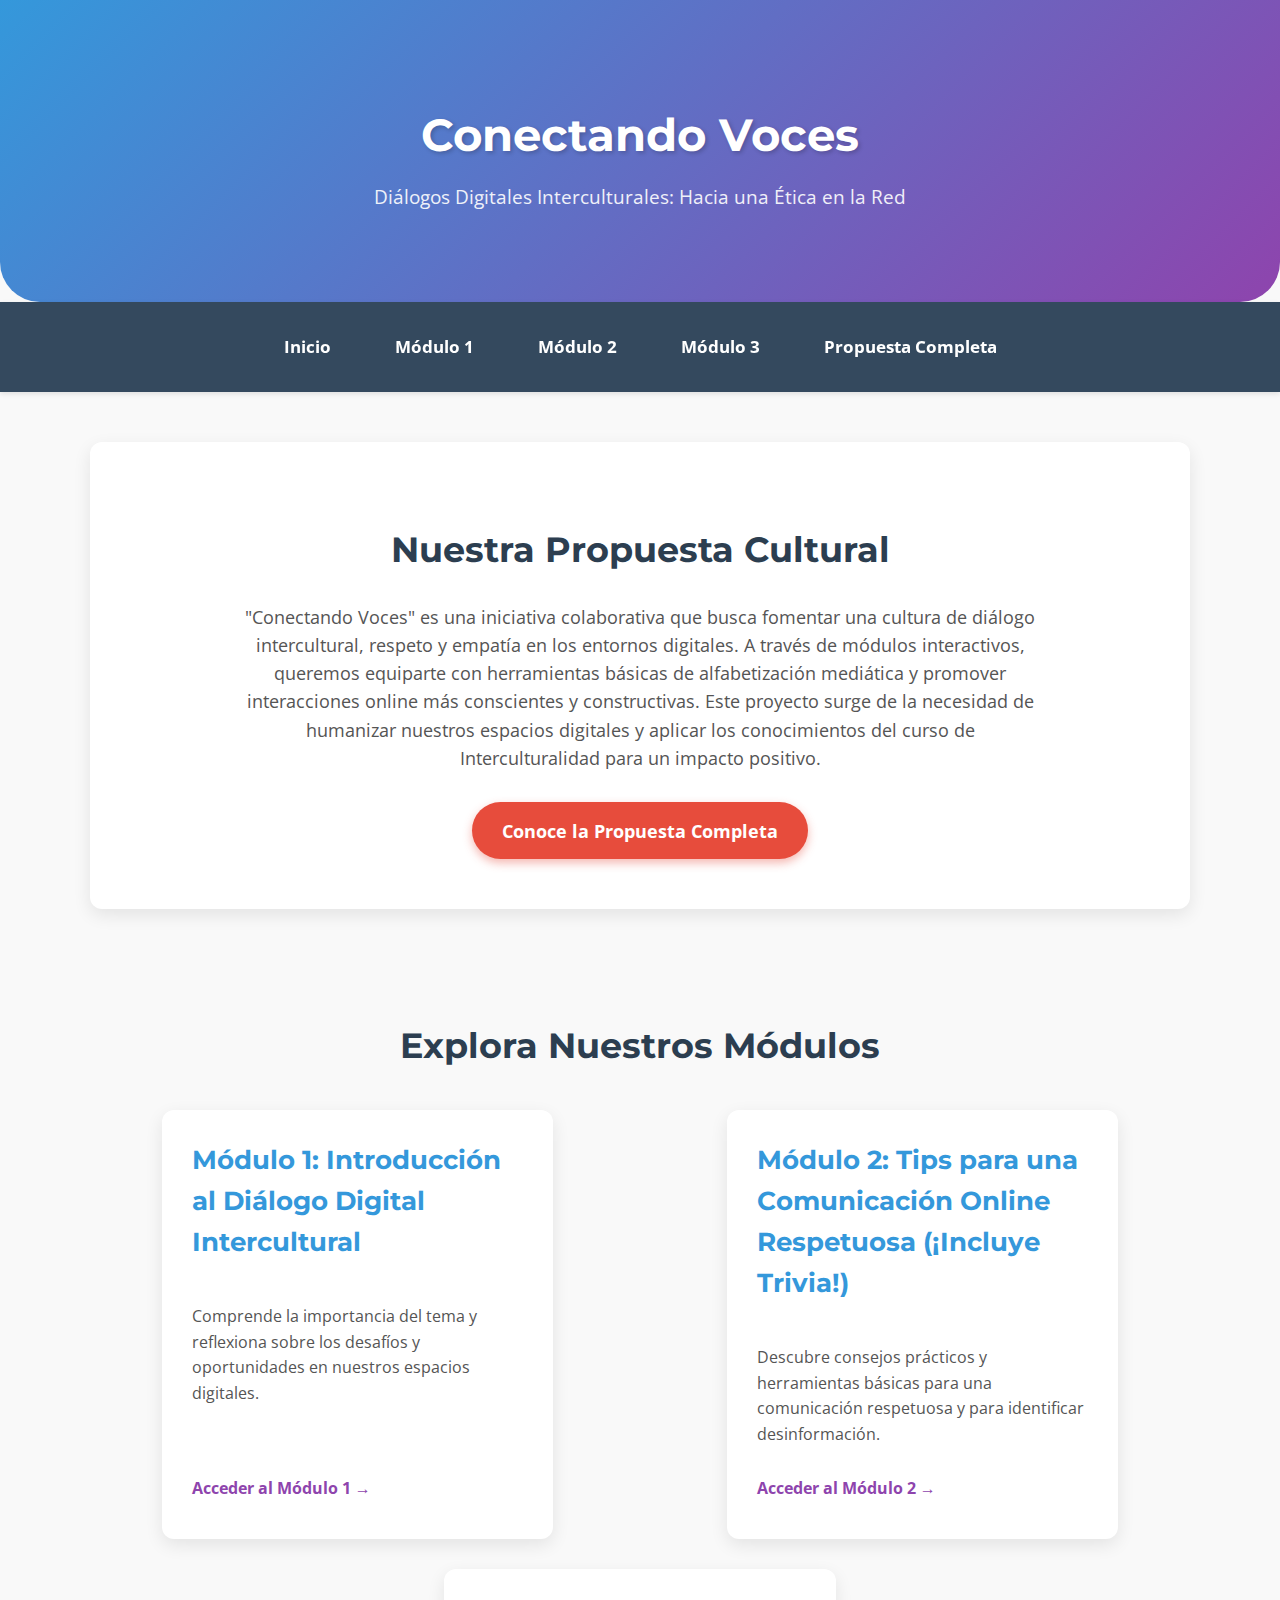
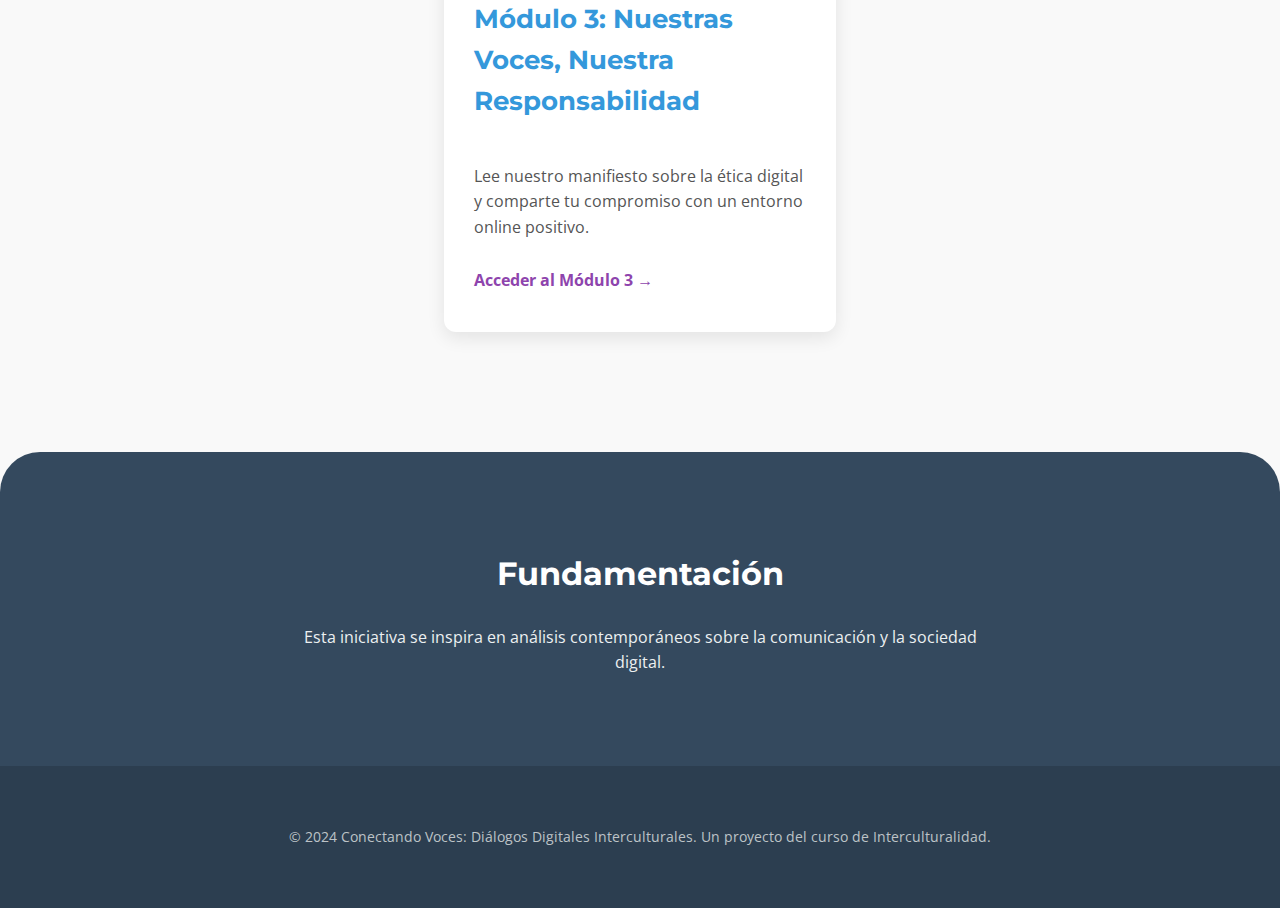
<file: Conectando Voces-web/index.html>
<!DOCTYPE html>
<html lang="es">
<head>
    <meta charset="UTF-8">
    <meta name="viewport" content="width=device-width, initial-scale=1.0">
    <title>Conectando Voces: Diálogos Digitales Interculturales</title>
    <link rel="stylesheet" href="style.css">
    <link href="https://fonts.googleapis.com/css2?family=Montserrat:wght@400;700&family=Open+Sans:wght@400;600&display=swap" rel="stylesheet">
</head>
<body>

    <header>
        <div class="container">
            <h1>Conectando Voces</h1>
            <p class="tagline">Diálogos Digitales Interculturales: Hacia una Ética en la Red</p>
        </div>
    </header>

    <nav class="main-nav">
        <div class="container">
            <a href="index.html">Inicio</a>
            <a href="modulo1.html">Módulo 1</a>
            <a href="modulo2.html">Módulo 2</a>
            <a href="modulo3.html">Módulo 3</a>
            <a href="propuesta-completa.html">Propuesta Completa</a>
        </div>
    </nav>

    <main>
        <div class="container">
            <section id="propuesta-resumen">
                <h2>Nuestra Propuesta Cultural</h2>
                <p>
                    "Conectando Voces" es una iniciativa colaborativa que busca fomentar una cultura de diálogo intercultural, respeto y empatía en los entornos digitales. A través de módulos interactivos, queremos equiparte con herramientas básicas de alfabetización mediática y promover interacciones online más conscientes y constructivas. Este proyecto surge de la necesidad de humanizar nuestros espacios digitales y aplicar los conocimientos del curso de Interculturalidad para un impacto positivo.
                </p>
                <a href="propuesta-completa.html" class="cta-button">Conoce la Propuesta Completa</a>
            </section>

            <section id="modulos-preview">
                <h2>Explora Nuestros Módulos</h2>
                <div class="module-grid">
                    <div class="module-card">
                        <h3>Módulo 1: Introducción al Diálogo Digital Intercultural</h3>
                        <p>Comprende la importancia del tema y reflexiona sobre los desafíos y oportunidades en nuestros espacios digitales.</p>
                        <a href="modulo1.html" class="module-link">Acceder al Módulo 1 &rarr;</a>
                    </div>
                    <div class="module-card">
                        <h3>Módulo 2: Tips para una Comunicación Online Respetuosa (¡Incluye Trivia!)</h3>
                        <p>Descubre consejos prácticos y herramientas básicas para una comunicación respetuosa y para identificar desinformación.</p>
                        <a href="modulo2.html" class="module-link">Acceder al Módulo 2 &rarr;</a>
                    </div>
                    <div class="module-card">
                        <h3>Módulo 3: Nuestras Voces, Nuestra Responsabilidad</h3>
                        <p>Lee nuestro manifiesto sobre la ética digital y comparte tu compromiso con un entorno online positivo.</p>
                        <a href="modulo3.html" class="module-link">Acceder al Módulo 3 &rarr;</a>
                    </div>
                </div>
            </section>
        </div>
    </main>

    <section id="referencias-landing">
        <div class="container">
            <h2>Fundamentación</h2>
            <p style="text-align: center; color: #ecf0f1; max-width: 700px; margin: 0 auto 20px auto;">Esta iniciativa se inspira en análisis contemporáneos sobre la comunicación y la sociedad digital.</p>
            <!-- Si quieres referencias específicas solo para la landing, puedes ponerlas aquí -->
        </div>
    </section>

    <footer>
        <div class="container">
            <p>&copy; 2024 Conectando Voces: Diálogos Digitales Interculturales. Un proyecto del curso de Interculturalidad.</p>
        </div>
    </footer>

</body>
</html>
</file>
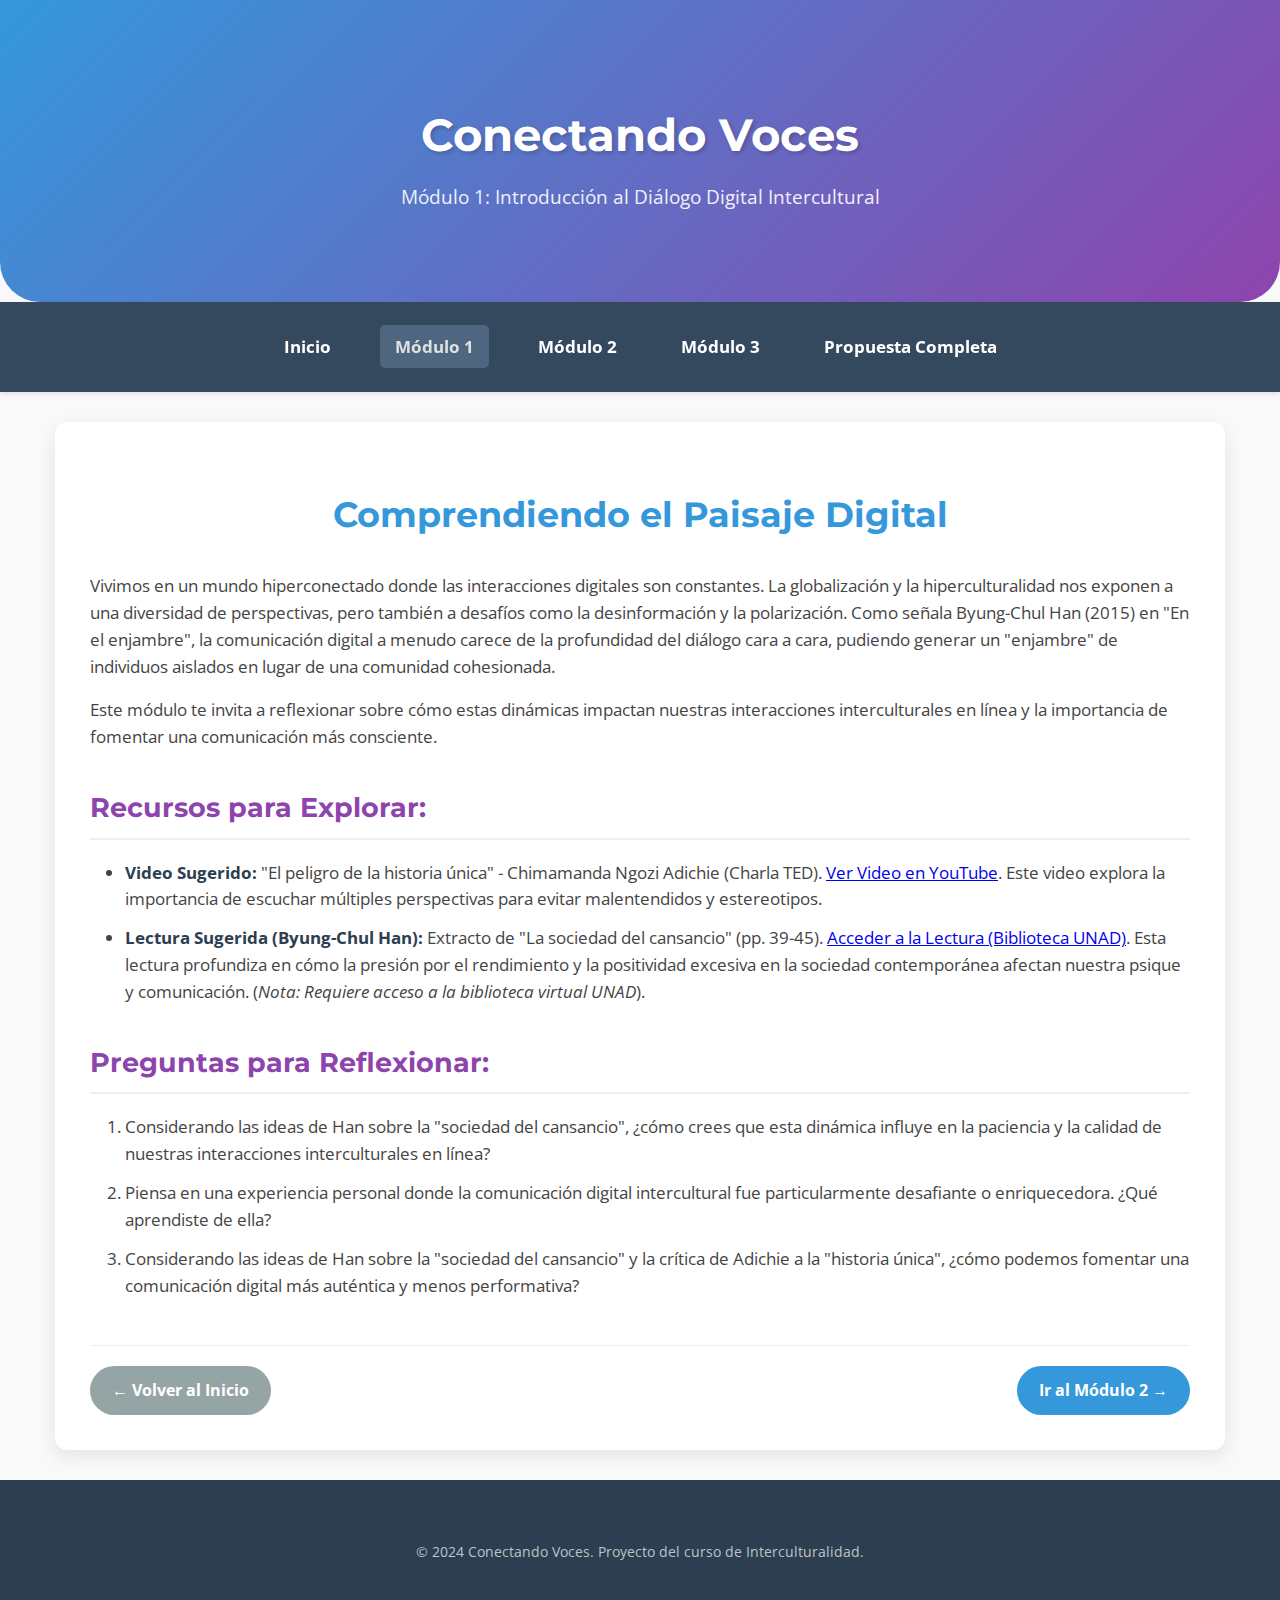
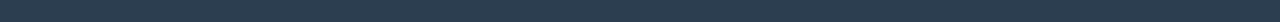
<file: Conectando Voces-web/modulo1.html>
<!DOCTYPE html>
<html lang="es">
<head>
    <meta charset="UTF-8">
    <meta name="viewport" content="width=device-width, initial-scale=1.0">
    <title>Módulo 1: Introducción - Conectando Voces</title>
    <link rel="stylesheet" href="style.css"> <!-- Asegúrate de que style.css esté en la misma carpeta -->
    <link href="https://fonts.googleapis.com/css2?family=Montserrat:wght@400;700&family=Open+Sans:wght@400;600&display=swap" rel="stylesheet">
</head>
<body>
    <header>
        <div class="container">
            <h1>Conectando Voces</h1>
            <p class="tagline">Módulo 1: Introducción al Diálogo Digital Intercultural</p>
        </div>
    </header>

    <nav class="main-nav">
        <div class="container">
            <a href="index.html">Inicio</a>
            <a href="modulo1.html" class="active">Módulo 1</a> <!-- Marcado como activo -->
            <a href="modulo2.html">Módulo 2</a>
            <a href="modulo3.html">Módulo 3</a>
            <a href="propuesta-completa.html">Propuesta Completa</a>
        </div>
    </nav>

    <main>
        <div class="container module-page-content">
            <h2>Comprendiendo el Paisaje Digital</h2>
            <p>Vivimos en un mundo hiperconectado donde las interacciones digitales son constantes. La globalización y la hiperculturalidad nos exponen a una diversidad de perspectivas, pero también a desafíos como la desinformación y la polarización. Como señala Byung-Chul Han (2015) en "En el enjambre", la comunicación digital a menudo carece de la profundidad del diálogo cara a cara, pudiendo generar un "enjambre" de individuos aislados en lugar de una comunidad cohesionada.</p>
            <p>Este módulo te invita a reflexionar sobre cómo estas dinámicas impactan nuestras interacciones interculturales en línea y la importancia de fomentar una comunicación más consciente.</p>

            <h3>Recursos para Explorar:</h3>
            <ul class="resource-list">
                <li>
                    <strong>Video Sugerido:</strong> "El peligro de la historia única" - Chimamanda Ngozi Adichie (Charla TED). 
                    <a href="https://www.youtube.com/watch?v=D9Ihs241zeg" target="_blank" rel="noopener noreferrer" title="Ver video 'El peligro de la historia única' en YouTube">Ver Video en YouTube</a>.
                    Este video explora la importancia de escuchar múltiples perspectivas para evitar malentendidos y estereotipos.
                </li>
                <li>
                    <strong>Lectura Sugerida (Byung-Chul Han):</strong> Extracto de "La sociedad del cansancio" (pp. 39-45). 
                    <a href="https://elibro-net.bibliotecavirtual.unad.edu.co/es/ereader/unad/254935?page=40" target="_blank" rel="noopener noreferrer" title="Acceder a 'La sociedad del cansancio' en la Biblioteca UNAD (páginas 39-45)">Acceder a la Lectura (Biblioteca UNAD)</a>.
                    Esta lectura profundiza en cómo la presión por el rendimiento y la positividad excesiva en la sociedad contemporánea afectan nuestra psique y comunicación. (<em>Nota: Requiere acceso a la biblioteca virtual UNAD</em>).
                </li>
            </ul>

            <h3>Preguntas para Reflexionar:</h3>
            <ol class="reflection-questions">
                <li>Considerando las ideas de Han sobre la "sociedad del cansancio", ¿cómo crees que esta dinámica influye en la paciencia y la calidad de nuestras interacciones interculturales en línea?</li>
                <li>Piensa en una experiencia personal donde la comunicación digital intercultural fue particularmente desafiante o enriquecedora. ¿Qué aprendiste de ella?</li>
                <li>Considerando las ideas de Han sobre la "sociedad del cansancio" y la crítica de Adichie a la "historia única", ¿cómo podemos fomentar una comunicación digital más auténtica y menos performativa?</li>
            </ol>
            
            <div class="module-navigation">
                <a href="index.html" class="nav-button prev">&larr; Volver al Inicio</a>
                <a href="modulo2.html" class="nav-button next">Ir al Módulo 2 &rarr;</a>
            </div>
        </div>
    </main>

    <footer>
        <div class="container">
            <p>&copy; 2024 Conectando Voces. Proyecto del curso de Interculturalidad.</p>
        </div>
    </footer>
</body>
</html>
</file>
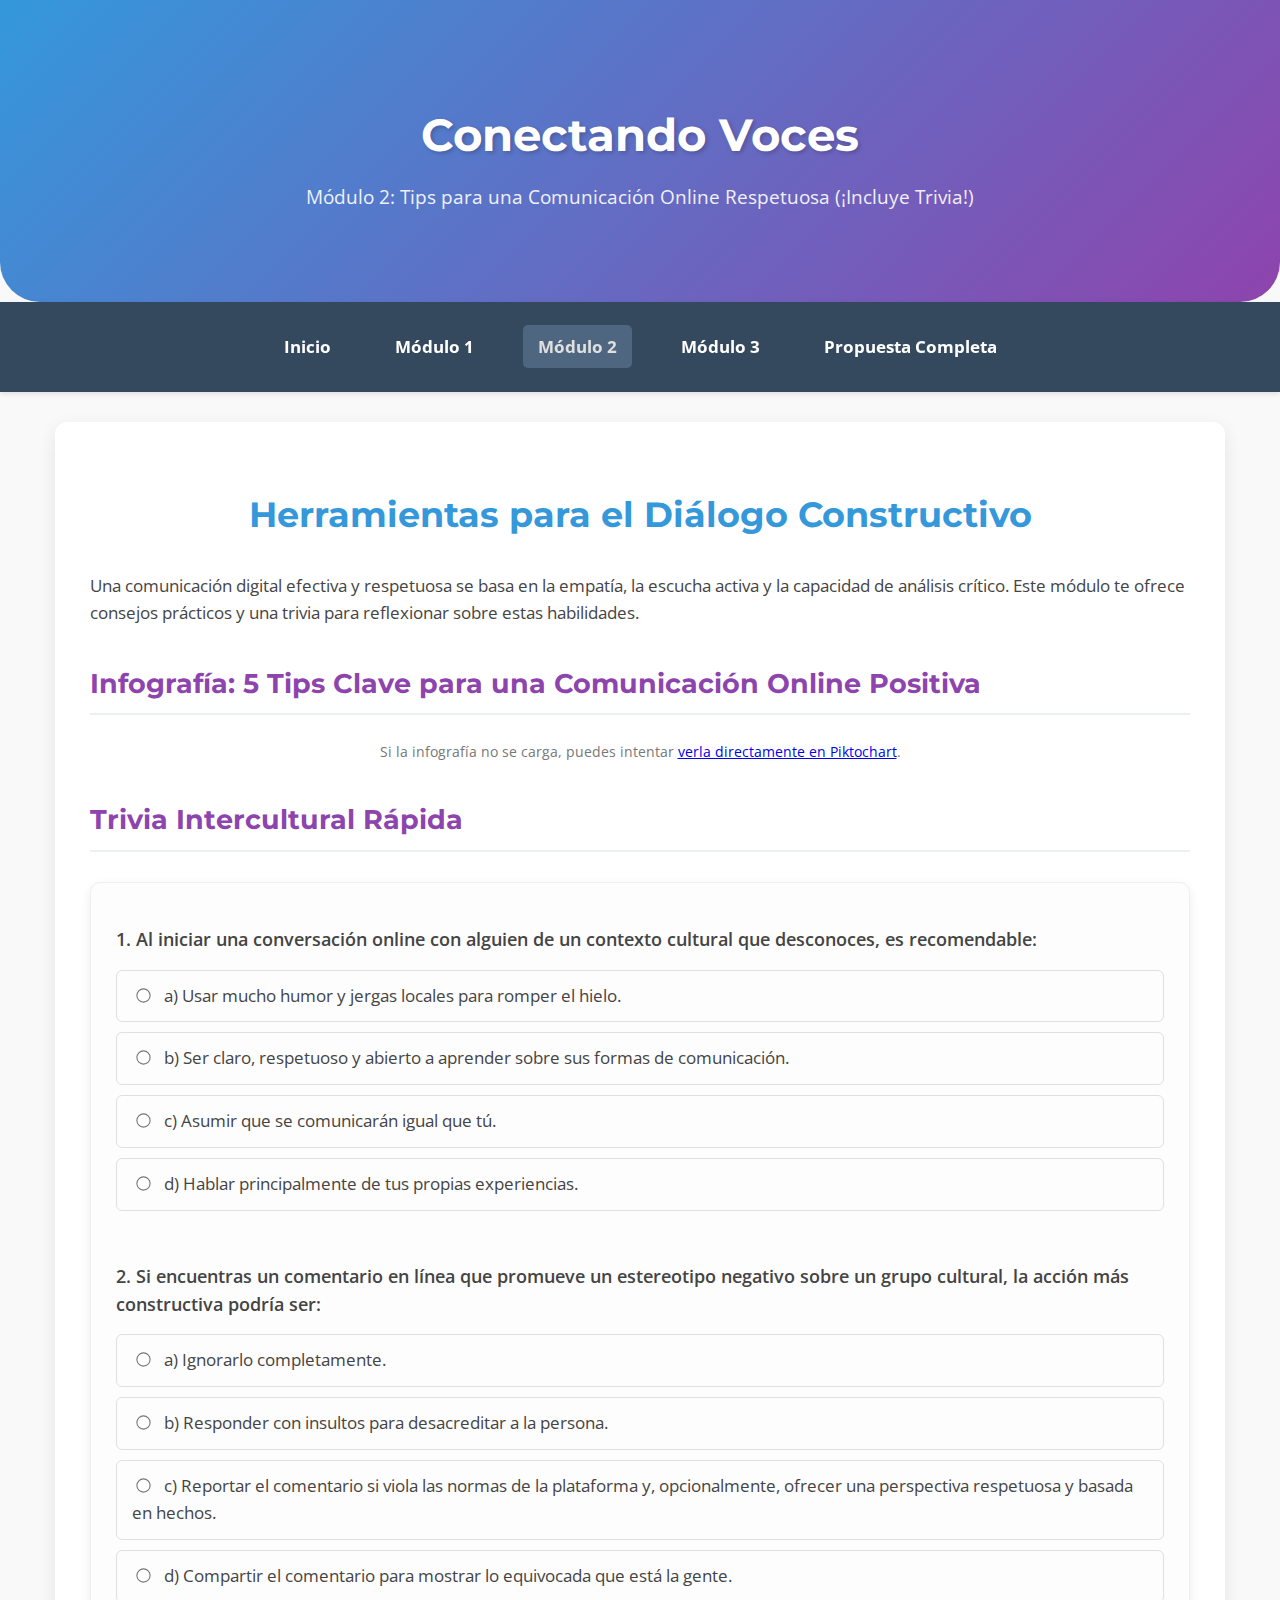
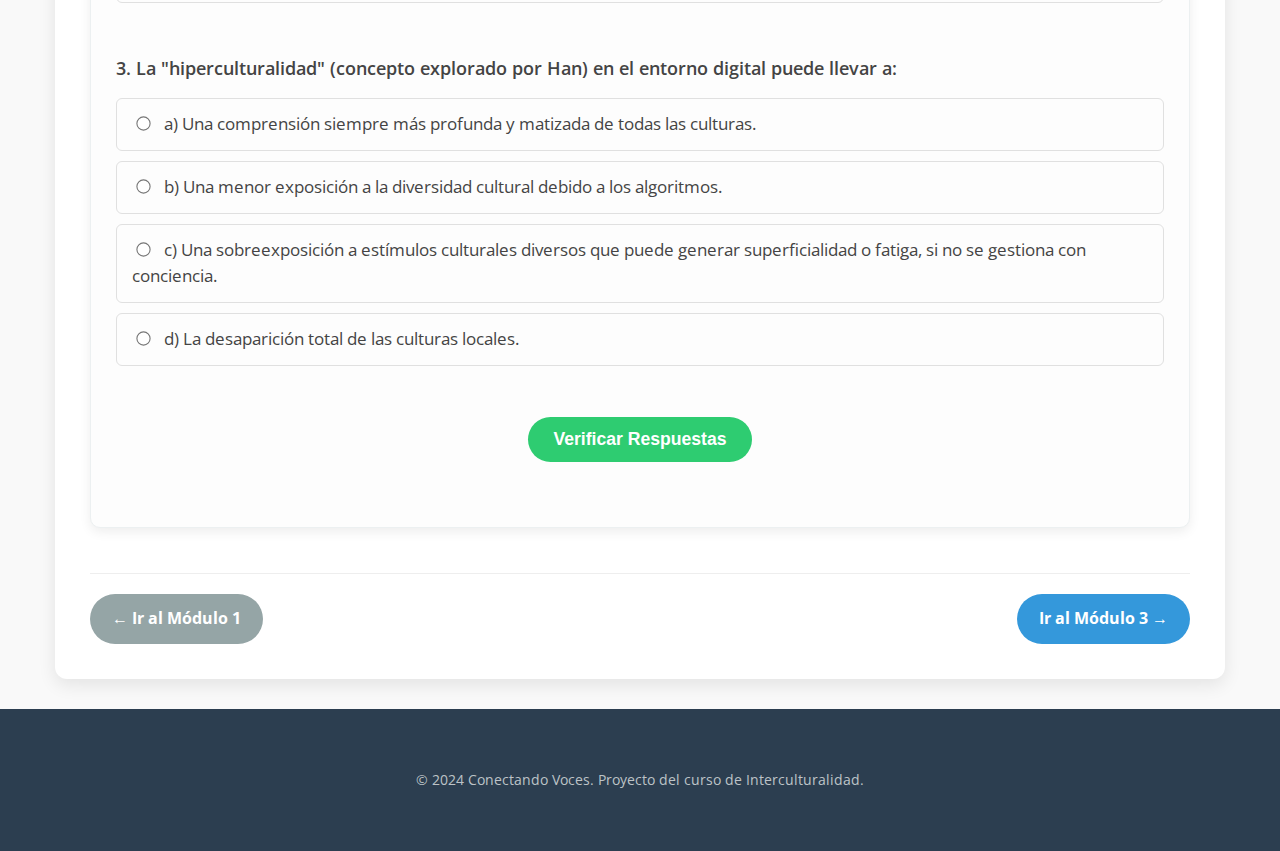
<file: Conectando Voces-web/modulo2.html>
<!DOCTYPE html>
<html lang="es">
<head>
    <meta charset="UTF-8">
    <meta name="viewport" content="width=device-width, initial-scale=1.0">
    <title>Módulo 2: Comunicación Respetuosa - Conectando Voces</title>
    <link rel="stylesheet" href="style.css"> <!-- Asegúrate de que style.css esté en la misma carpeta -->
    <link href="https://fonts.googleapis.com/css2?family=Montserrat:wght@400;700&family=Open+Sans:wght@400;600&display=swap" rel="stylesheet">
</head>
<body>
    <header>
        <div class="container">
            <h1>Conectando Voces</h1>
            <p class="tagline">Módulo 2: Tips para una Comunicación Online Respetuosa (¡Incluye Trivia!)</p>
        </div>
    </header>

     <nav class="main-nav">
        <div class="container">
            <a href="index.html">Inicio</a>
            <a href="modulo1.html">Módulo 1</a>
            <a href="modulo2.html" class="active">Módulo 2</a> <!-- Marcado como activo -->
            <a href="modulo3.html">Módulo 3</a>
            <a href="propuesta-completa.html">Propuesta Completa</a>
        </div>
    </nav>

    <main>
        <div class="container module-page-content">
            <h2>Herramientas para el Diálogo Constructivo</h2>
            <p>Una comunicación digital efectiva y respetuosa se basa en la empatía, la escucha activa y la capacidad de análisis crítico. Este módulo te ofrece consejos prácticos y una trivia para reflexionar sobre estas habilidades.</p>

            <h3>Infografía: 5 Tips Clave para una Comunicación Online Positiva</h3>
            
            <!-- INICIO DEL CÓDIGO DE INSERCIÓN DE PIKTOCHART -->
            <div class="infographic-container" style="margin: 25px auto; text-align: center;">
                <div class="piktowrapper-embed" data-uid="b73ce4ff90b1-consejos-online" style="width: 100%; max-width: 800px; margin: 0 auto;">
                    <!-- Piktochart se cargará aquí -->
                </div>
                <script>(function(d){var js, id="pikto-embed-js", ref=d.getElementsByTagName("script")[0];if (d.getElementById(id)) { return;}js=d.createElement("script"); js.id=id; js.async=true;js.src="https://create.piktochart.com/assets/embedding/embed.js";ref.parentNode.insertBefore(js, ref);}(document));</script>
            </div>
            <!-- FIN DEL CÓDIGO DE INSERCIÓN DE PIKTOCHART -->
            
            <p style="text-align: center; font-size: 0.9em; color: #777; margin-top: 5px;">
                Si la infografía no se carga, puedes intentar <a href="https://create.piktochart.com/output/b73ce4ff90b1-consejos-online" target="_blank" rel="noopener noreferrer">verla directamente en Piktochart</a>.
            </p>


            <h3>Trivia Intercultural Rápida</h3>
            <div class="quiz-container">
                <form id="interculturalQuiz">
                    <div class="quiz-question">
                        <p>1. Al iniciar una conversación online con alguien de un contexto cultural que desconoces, es recomendable:</p>
                        <ul class="quiz-options">
                            <li><label><input type="radio" name="q1" value="a"> a) Usar mucho humor y jergas locales para romper el hielo.</label></li>
                            <li><label><input type="radio" name="q1" value="b"> b) Ser claro, respetuoso y abierto a aprender sobre sus formas de comunicación.</label></li>
                            <li><label><input type="radio" name="q1" value="c"> c) Asumir que se comunicarán igual que tú.</label></li>
                            <li><label><input type="radio" name="q1" value="d"> d) Hablar principalmente de tus propias experiencias.</label></li>
                        </ul>
                        <p class="quiz-feedback" id="feedback-q1"></p>
                    </div>

                    <div class="quiz-question">
                        <p>2. Si encuentras un comentario en línea que promueve un estereotipo negativo sobre un grupo cultural, la acción más constructiva podría ser:</p>
                        <ul class="quiz-options">
                            <li><label><input type="radio" name="q2" value="a"> a) Ignorarlo completamente.</label></li>
                            <li><label><input type="radio" name="q2" value="b"> b) Responder con insultos para desacreditar a la persona.</label></li>
                            <li><label><input type="radio" name="q2" value="c"> c) Reportar el comentario si viola las normas de la plataforma y, opcionalmente, ofrecer una perspectiva respetuosa y basada en hechos.</label></li>
                            <li><label><input type="radio" name="q2" value="d"> d) Compartir el comentario para mostrar lo equivocada que está la gente.</label></li>
                        </ul>
                        <p class="quiz-feedback" id="feedback-q2"></p>
                    </div>
                     <div class="quiz-question">
                        <p>3. La "hiperculturalidad" (concepto explorado por Han) en el entorno digital puede llevar a:</p>
                        <ul class="quiz-options">
                            <li><label><input type="radio" name="q3" value="a"> a) Una comprensión siempre más profunda y matizada de todas las culturas.</label></li>
                            <li><label><input type="radio" name="q3" value="b"> b) Una menor exposición a la diversidad cultural debido a los algoritmos.</label></li>
                            <li><label><input type="radio" name="q3" value="c"> c) Una sobreexposición a estímulos culturales diversos que puede generar superficialidad o fatiga, si no se gestiona con conciencia.</label></li>
                            <li><label><input type="radio" name="q3" value="d"> d) La desaparición total de las culturas locales.</label></li>
                        </ul>
                        <p class="quiz-feedback" id="feedback-q3"></p>
                    </div>
                    <button type="button" class="submit-quiz-btn" onclick="checkQuiz()">Verificar Respuestas</button>
                </form>
                 <div id="quiz-results" style="margin-top:20px; font-weight:bold;"></div>
            </div>
             <div class="module-navigation">
                <a href="modulo1.html" class="nav-button prev">&larr; Ir al Módulo 1</a>
                <a href="modulo3.html" class="nav-button next">Ir al Módulo 3 &rarr;</a>
            </div>
        </div>
    </main>

    <footer>
        <div class="container">
            <p>&copy; 2024 Conectando Voces. Proyecto del curso de Interculturalidad.</p>
        </div>
    </footer>

    <script>
        function checkQuiz() {
            const answers = {
                q1: 'b',
                q2: 'c',
                q3: 'c'
            };
            let score = 0;
            const totalQuestions = Object.keys(answers).length;

            for (const question in answers) {
                const selectedOption = document.querySelector(`input[name="${question}"]:checked`);
                const feedbackEl = document.getElementById(`feedback-${question}`);
                
                if (selectedOption) {
                    if (selectedOption.value === answers[question]) {
                        feedbackEl.textContent = "¡Correcto!";
                        feedbackEl.style.color = "#27ae60"; // Verde
                        score++;
                    } else {
                        feedbackEl.textContent = `Incorrecto. La respuesta correcta era la opción ${answers[question].toUpperCase()}.`;
                        feedbackEl.style.color = "#e74c3c"; // Rojo
                    }
                } else {
                    feedbackEl.textContent = "Por favor, selecciona una opción.";
                    feedbackEl.style.color = "#f39c12"; // Naranja
                }
            }
            
            const resultsEl = document.getElementById('quiz-results');
            resultsEl.textContent = `Tu puntaje: ${score} de ${totalQuestions}.`;
            if (score === totalQuestions) {
                resultsEl.textContent += " ¡Excelente trabajo!";
                resultsEl.style.color = "#27ae60";
            } else if (score > 0) {
                 resultsEl.style.color = "#3498db";
            }
            else {
                resultsEl.style.color = "#e74c3c";
            }
        }
    </script>
</body>
</html>
</file>
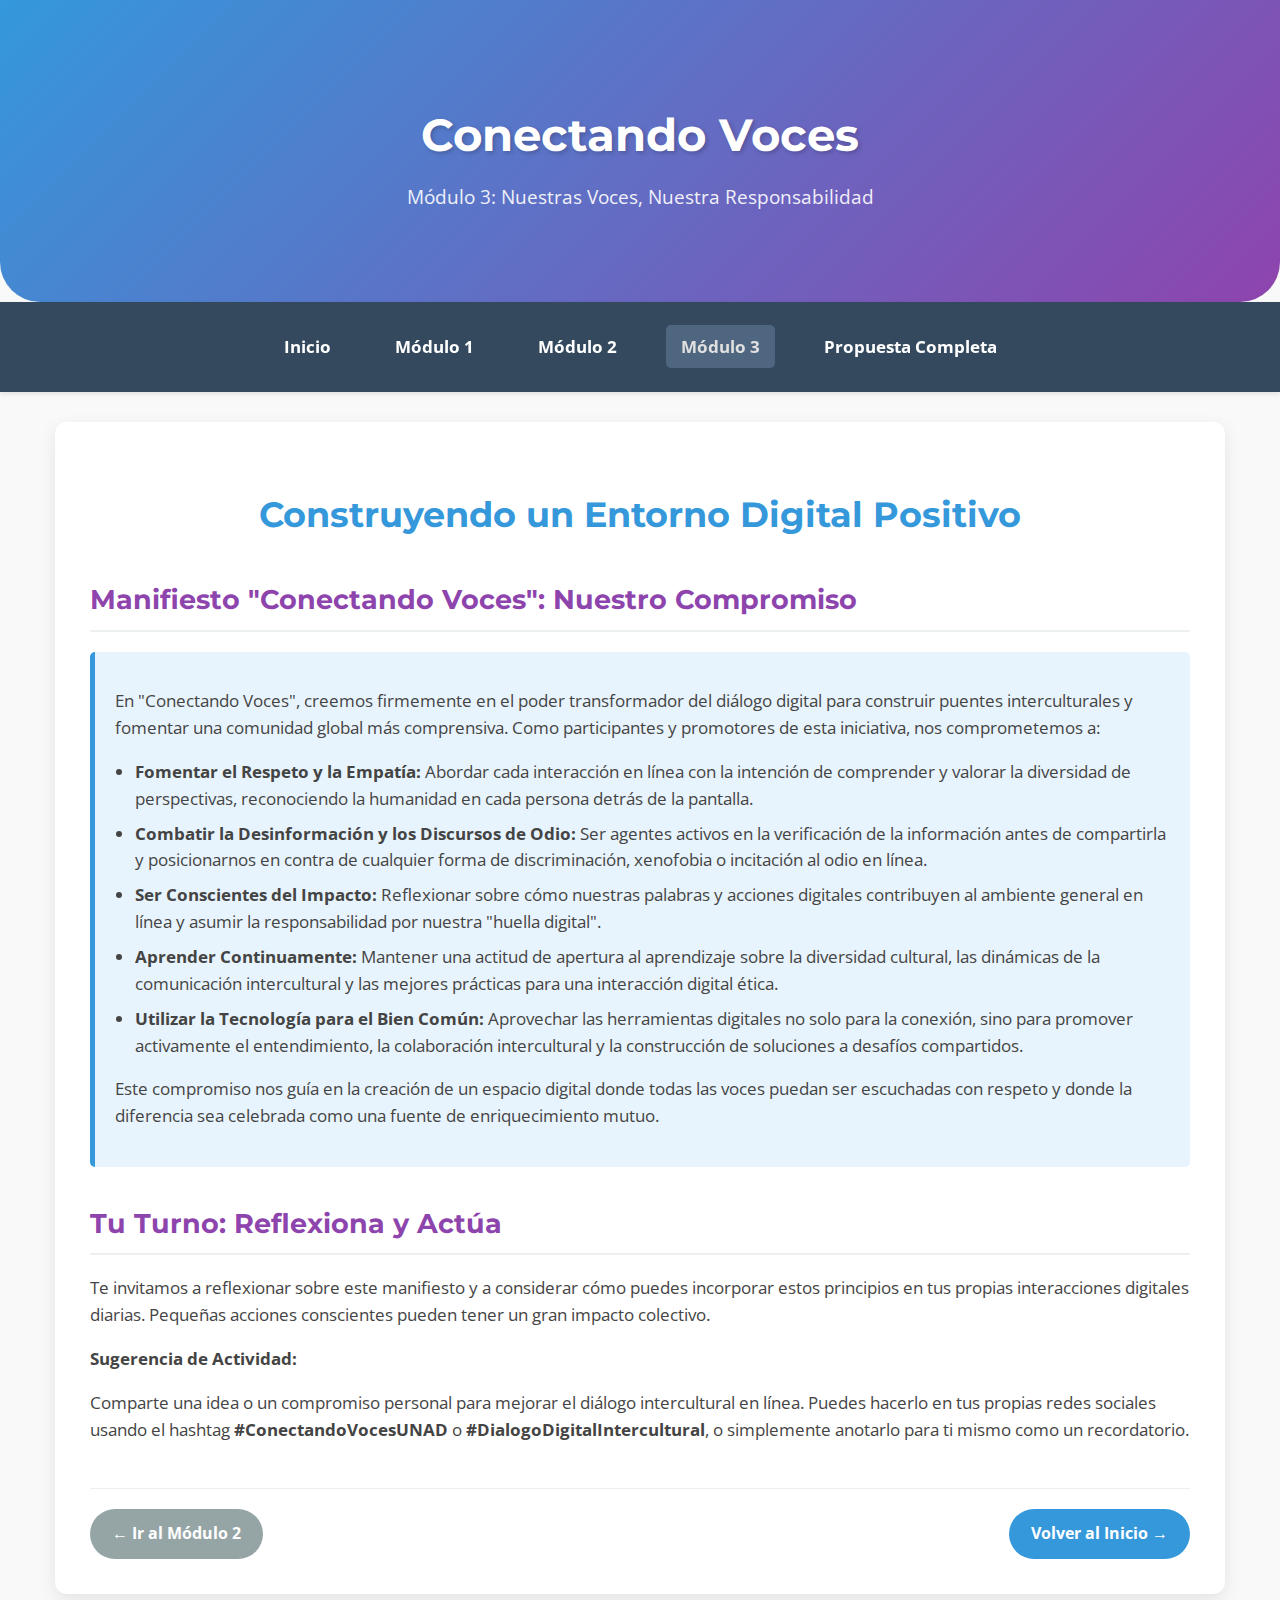
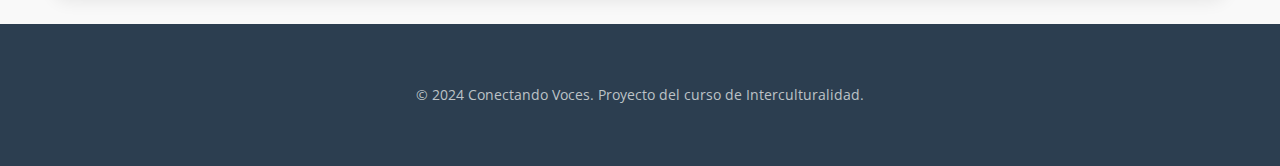
<file: Conectando Voces-web/modulo3.html>
<!DOCTYPE html>
<html lang="es">
<head>
    <meta charset="UTF-8">
    <meta name="viewport" content="width=device-width, initial-scale=1.0">
    <title>Módulo 3: Responsabilidad Digital - Conectando Voces</title>
    <link rel="stylesheet" href="style.css">
    <link href="https://fonts.googleapis.com/css2?family=Montserrat:wght@400;700&family=Open+Sans:wght@400;600&display=swap" rel="stylesheet">
</head>
<body>
    <header>
        <div class="container">
            <h1>Conectando Voces</h1>
            <p class="tagline">Módulo 3: Nuestras Voces, Nuestra Responsabilidad</p>
        </div>
    </header>

     <nav class="main-nav">
        <div class="container">
            <a href="index.html">Inicio</a>
            <a href="modulo1.html">Módulo 1</a>
            <a href="modulo2.html">Módulo 2</a>
            <a href="modulo3.html" class="active">Módulo 3</a>
            <a href="propuesta-completa.html">Propuesta Completa</a>
        </div>
    </nav>

    <main>
        <div class="container module-page-content">
            <h2>Construyendo un Entorno Digital Positivo</h2>
            
            <h3>Manifiesto "Conectando Voces": Nuestro Compromiso</h3>
            <div class="manifesto-box" style="background-color: #e8f4fd; border-left: 5px solid #3498db; padding: 20px; margin: 20px 0; border-radius: 5px;">
                <p>En "Conectando Voces", creemos firmemente en el poder transformador del diálogo digital para construir puentes interculturales y fomentar una comunidad global más comprensiva. Como participantes y promotores de esta iniciativa, nos comprometemos a:</p>
                <ul>
                    <li><strong>Fomentar el Respeto y la Empatía:</strong> Abordar cada interacción en línea con la intención de comprender y valorar la diversidad de perspectivas, reconociendo la humanidad en cada persona detrás de la pantalla.</li>
                    <li><strong>Combatir la Desinformación y los Discursos de Odio:</strong> Ser agentes activos en la verificación de la información antes de compartirla y posicionarnos en contra de cualquier forma de discriminación, xenofobia o incitación al odio en línea.</li>
                    <li><strong>Ser Conscientes del Impacto:</strong> Reflexionar sobre cómo nuestras palabras y acciones digitales contribuyen al ambiente general en línea y asumir la responsabilidad por nuestra "huella digital".</li>
                    <li><strong>Aprender Continuamente:</strong> Mantener una actitud de apertura al aprendizaje sobre la diversidad cultural, las dinámicas de la comunicación intercultural y las mejores prácticas para una interacción digital ética.</li>
                    <li><strong>Utilizar la Tecnología para el Bien Común:</strong> Aprovechar las herramientas digitales no solo para la conexión, sino para promover activamente el entendimiento, la colaboración intercultural y la construcción de soluciones a desafíos compartidos.</li>
                </ul>
                <p>Este compromiso nos guía en la creación de un espacio digital donde todas las voces puedan ser escuchadas con respeto y donde la diferencia sea celebrada como una fuente de enriquecimiento mutuo.</p>
            </div>

            <h3>Tu Turno: Reflexiona y Actúa</h3>
            <p>Te invitamos a reflexionar sobre este manifiesto y a considerar cómo puedes incorporar estos principios en tus propias interacciones digitales diarias. Pequeñas acciones conscientes pueden tener un gran impacto colectivo.</p>
            <p><strong>Sugerencia de Actividad:</strong></p>
            <p>Comparte una idea o un compromiso personal para mejorar el diálogo intercultural en línea. Puedes hacerlo en tus propias redes sociales usando el hashtag <strong>#ConectandoVocesUNAD</strong> o <strong>#DialogoDigitalIntercultural</strong>, o simplemente anotarlo para ti mismo como un recordatorio.</p>
            
            <!-- Si tuvieras un foro o sistema de comentarios:
            <div class="comments-section">
                <h4>¡Comparte tu compromiso aquí!</h4>
                <textarea placeholder="Escribe tu reflexión o compromiso..." rows="4"></textarea>
                <button class="submit-quiz-btn" style="background-color:#8e44ad;">Enviar Comentario</button>
            </div>
            -->
             <div class="module-navigation">
                <a href="modulo2.html" class="nav-button prev">&larr; Ir al Módulo 2</a>
                <a href="index.html" class="nav-button next">Volver al Inicio &rarr;</a>
            </div>
        </div>
    </main>

    <footer>
        <div class="container">
            <p>&copy; 2024 Conectando Voces. Proyecto del curso de Interculturalidad.</p>
        </div>
    </footer>
</body>
</html>
</file>
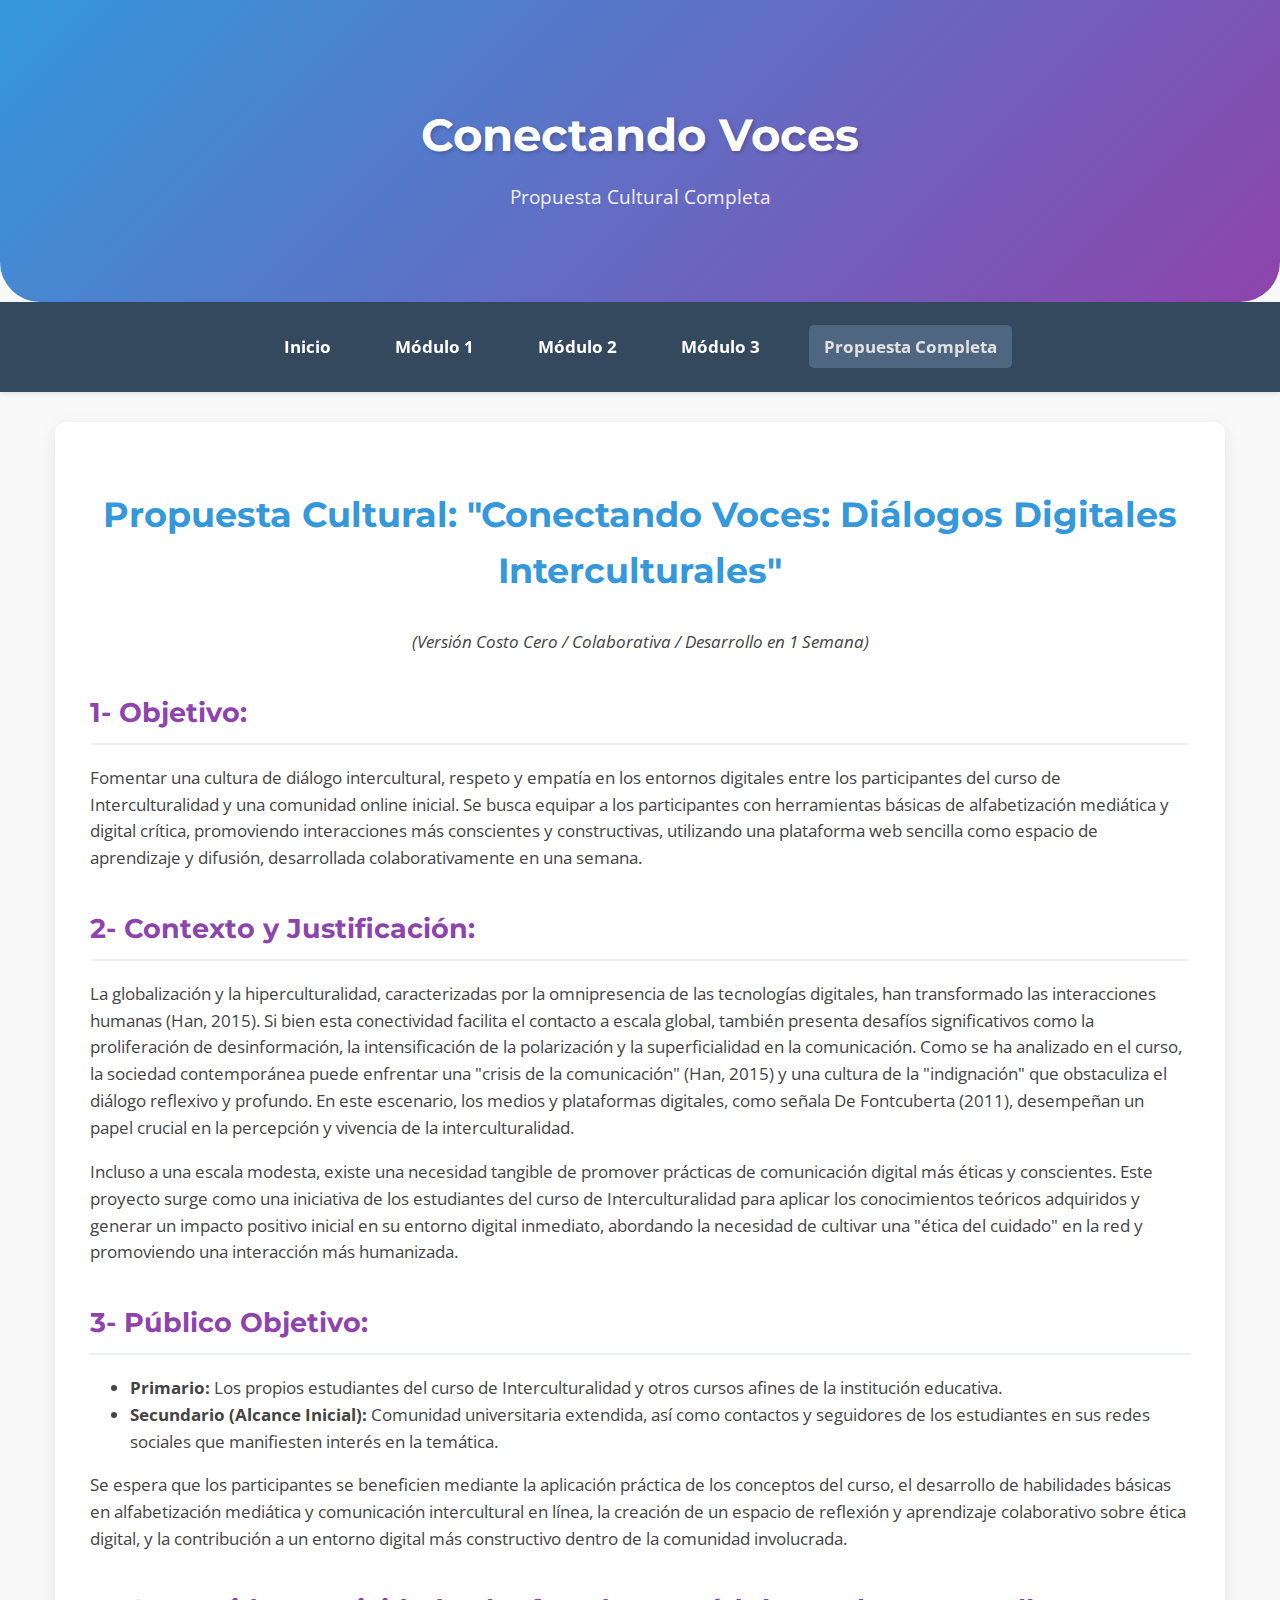
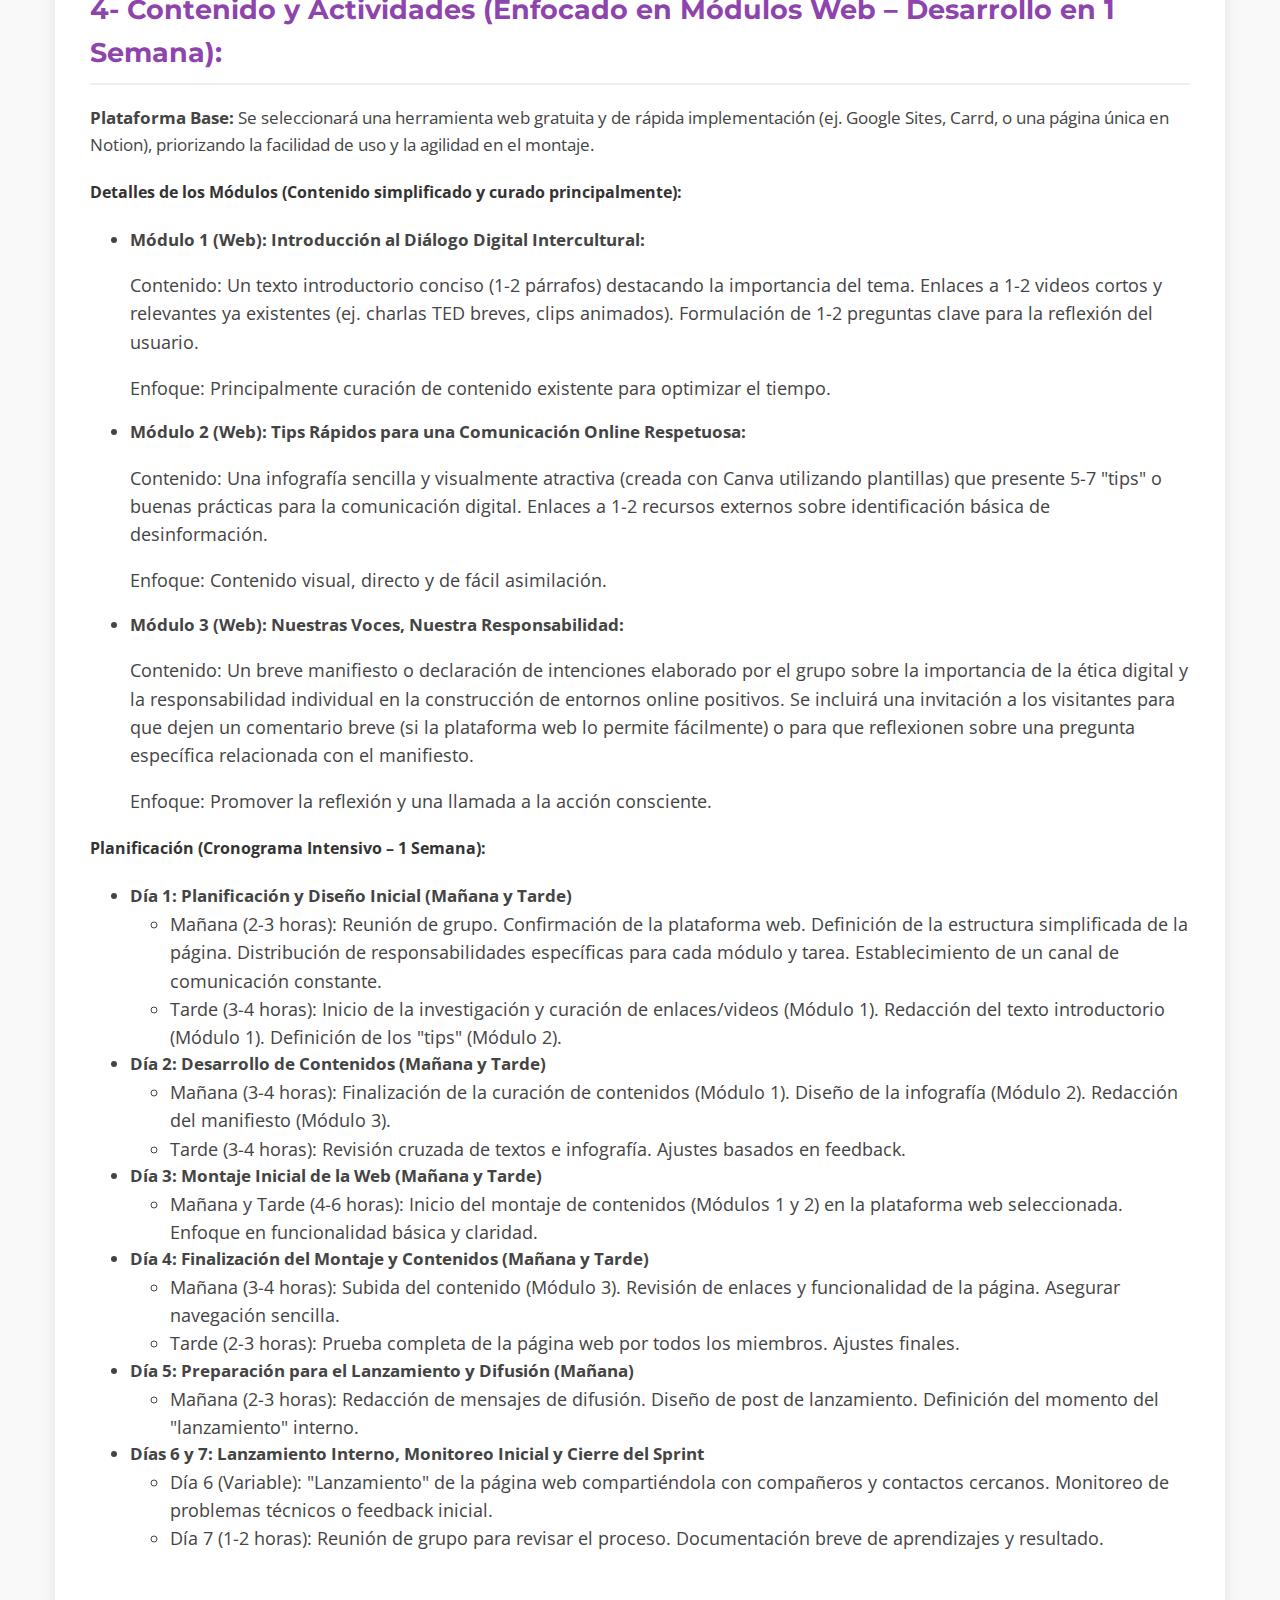
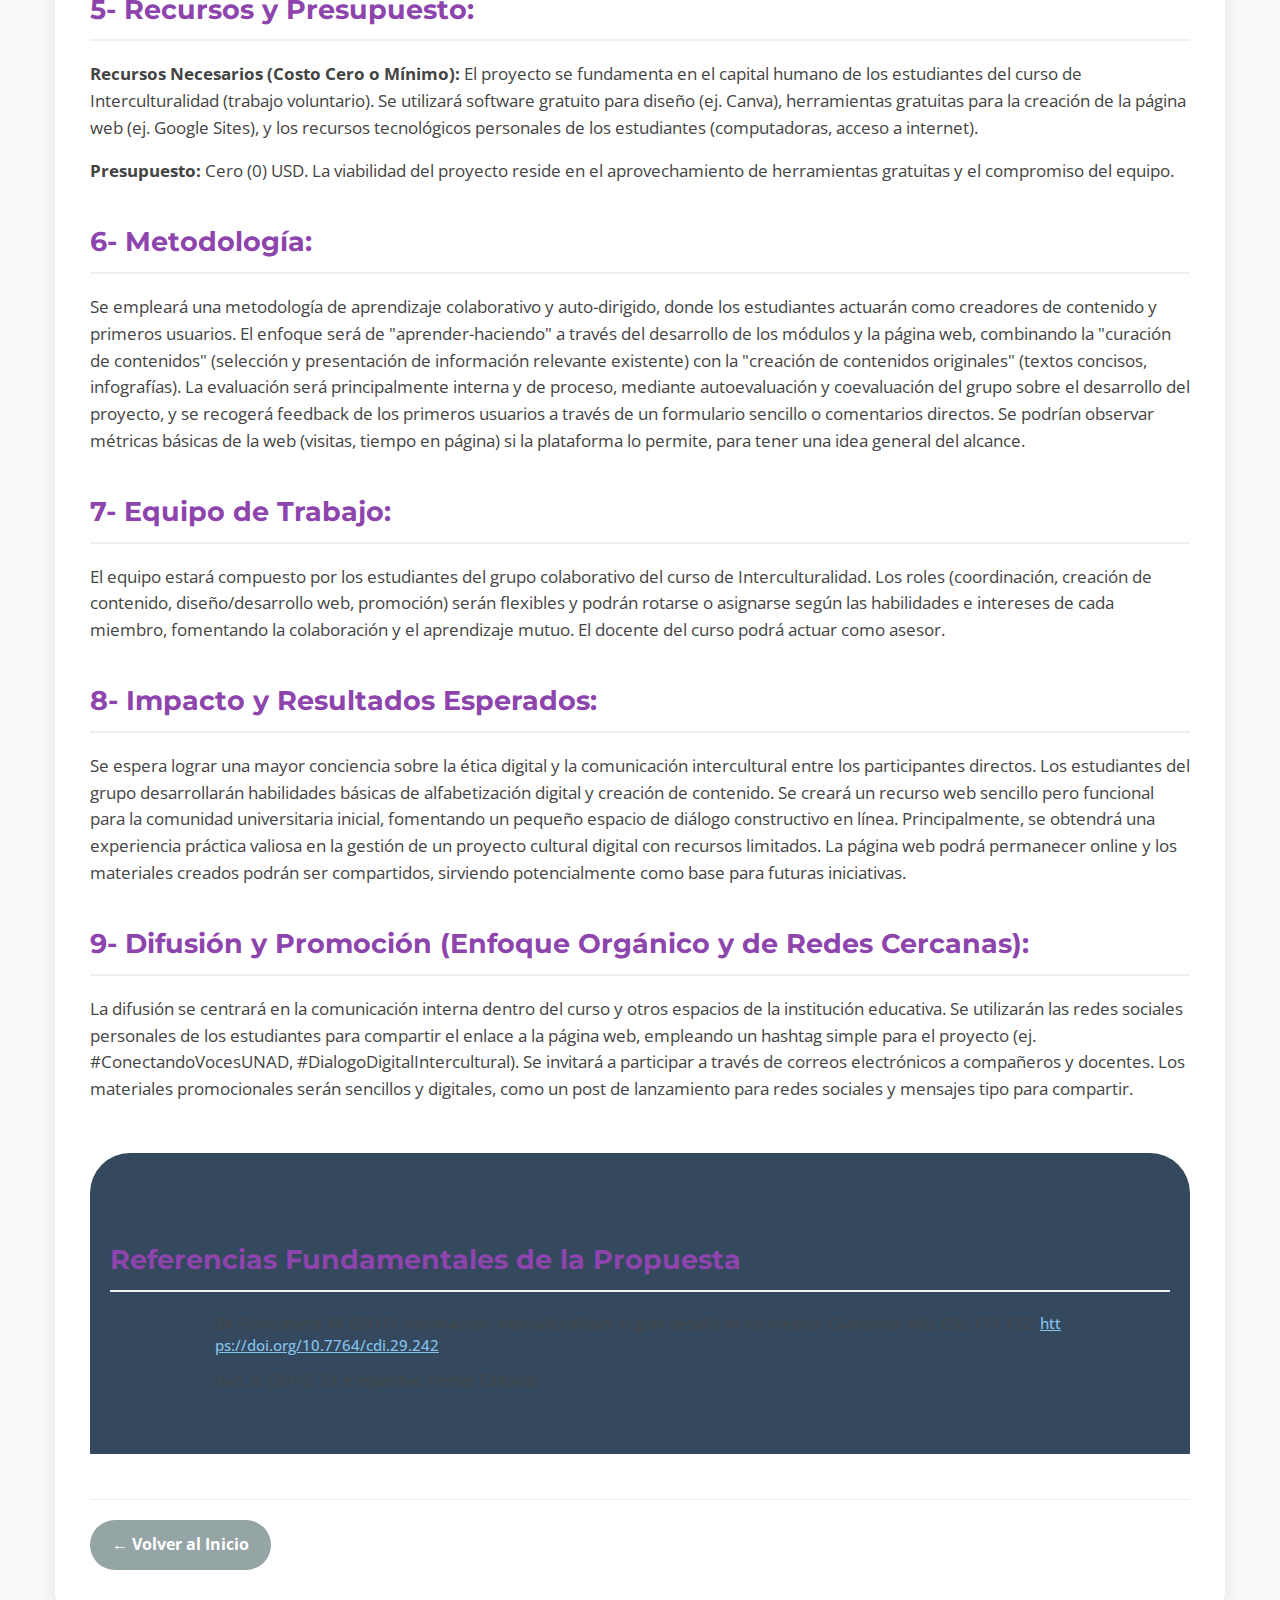
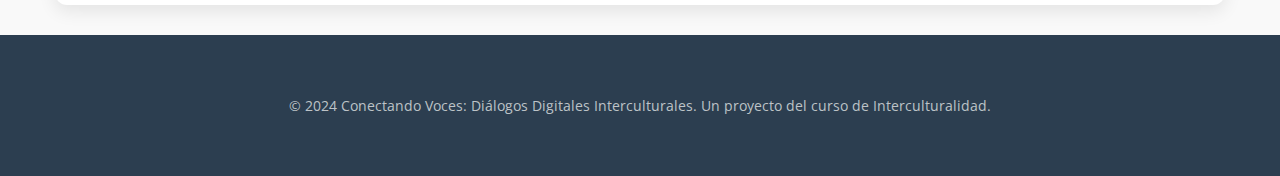
<file: Conectando Voces-web/Propuesta-completa.html>
<!DOCTYPE html>
<html lang="es">
<head>
    <meta charset="UTF-8">
    <meta name="viewport" content="width=device-width, initial-scale=1.0">
    <title>Propuesta Completa - Conectando Voces</title>
    <link rel="stylesheet" href="style.css">
    <link href="https://fonts.googleapis.com/css2?family=Montserrat:wght@400;700&family=Open+Sans:wght@400;600&display=swap" rel="stylesheet">
</head>
<body>
    <header>
        <div class="container">
            <h1>Conectando Voces</h1>
            <p class="tagline">Propuesta Cultural Completa</p>
        </div>
    </header>

    <nav class="main-nav">
        <div class="container">
            <a href="index.html">Inicio</a>
            <a href="modulo1.html">Módulo 1</a>
            <a href="modulo2.html">Módulo 2</a>
            <a href="modulo3.html">Módulo 3</a>
            <a href="propuesta-completa.html" class="active">Propuesta Completa</a>
        </div>
    </nav>

    <main>
        <div class="container module-page-content">
            <h2>Propuesta Cultural: "Conectando Voces: Diálogos Digitales Interculturales"</h2>
            <p style="text-align: center; font-style: italic; margin-bottom: 30px;">(Versión Costo Cero / Colaborativa / Desarrollo en 1 Semana)</p>

            <section>
                <h3>1- Objetivo:</h3>
                <p>Fomentar una cultura de diálogo intercultural, respeto y empatía en los entornos digitales entre los participantes del curso de Interculturalidad y una comunidad online inicial. Se busca equipar a los participantes con herramientas básicas de alfabetización mediática y digital crítica, promoviendo interacciones más conscientes y constructivas, utilizando una plataforma web sencilla como espacio de aprendizaje y difusión, desarrollada colaborativamente en una semana.</p>
            </section>
            
            <section>
                <h3>2- Contexto y Justificación:</h3>
                <p>La globalización y la hiperculturalidad, caracterizadas por la omnipresencia de las tecnologías digitales, han transformado las interacciones humanas (Han, 2015). Si bien esta conectividad facilita el contacto a escala global, también presenta desafíos significativos como la proliferación de desinformación, la intensificación de la polarización y la superficialidad en la comunicación. Como se ha analizado en el curso, la sociedad contemporánea puede enfrentar una "crisis de la comunicación" (Han, 2015) y una cultura de la "indignación" que obstaculiza el diálogo reflexivo y profundo. En este escenario, los medios y plataformas digitales, como señala De Fontcuberta (2011), desempeñan un papel crucial en la percepción y vivencia de la interculturalidad.</p>
                <p>Incluso a una escala modesta, existe una necesidad tangible de promover prácticas de comunicación digital más éticas y conscientes. Este proyecto surge como una iniciativa de los estudiantes del curso de Interculturalidad para aplicar los conocimientos teóricos adquiridos y generar un impacto positivo inicial en su entorno digital inmediato, abordando la necesidad de cultivar una "ética del cuidado" en la red y promoviendo una interacción más humanizada.</p>
            </section>

            <section>
                <h3>3- Público Objetivo:</h3>
                <ul>
                    <li><strong>Primario:</strong> Los propios estudiantes del curso de Interculturalidad y otros cursos afines de la institución educativa.</li>
                    <li><strong>Secundario (Alcance Inicial):</strong> Comunidad universitaria extendida, así como contactos y seguidores de los estudiantes en sus redes sociales que manifiesten interés en la temática.</li>
                </ul>
                <p>Se espera que los participantes se beneficien mediante la aplicación práctica de los conceptos del curso, el desarrollo de habilidades básicas en alfabetización mediática y comunicación intercultural en línea, la creación de un espacio de reflexión y aprendizaje colaborativo sobre ética digital, y la contribución a un entorno digital más constructivo dentro de la comunidad involucrada.</p>
            </section>

            <section>
                <h3>4- Contenido y Actividades (Enfocado en Módulos Web – Desarrollo en 1 Semana):</h3>
                <p><strong>Plataforma Base:</strong> Se seleccionará una herramienta web gratuita y de rápida implementación (ej. Google Sites, Carrd, o una página única en Notion), priorizando la facilidad de uso y la agilidad en el montaje.</p>
                <h4>Detalles de los Módulos (Contenido simplificado y curado principalmente):</h4>
                <ul>
                    <li>
                        <strong>Módulo 1 (Web): Introducción al Diálogo Digital Intercultural:</strong>
                        <p>Contenido: Un texto introductorio conciso (1-2 párrafos) destacando la importancia del tema. Enlaces a 1-2 videos cortos y relevantes ya existentes (ej. charlas TED breves, clips animados). Formulación de 1-2 preguntas clave para la reflexión del usuario.</p>
                        <p>Enfoque: Principalmente curación de contenido existente para optimizar el tiempo.</p>
                    </li>
                    <li>
                        <strong>Módulo 2 (Web): Tips Rápidos para una Comunicación Online Respetuosa:</strong>
                        <p>Contenido: Una infografía sencilla y visualmente atractiva (creada con Canva utilizando plantillas) que presente 5-7 "tips" o buenas prácticas para la comunicación digital. Enlaces a 1-2 recursos externos sobre identificación básica de desinformación.</p>
                        <p>Enfoque: Contenido visual, directo y de fácil asimilación.</p>
                    </li>
                    <li>
                        <strong>Módulo 3 (Web): Nuestras Voces, Nuestra Responsabilidad:</strong>
                        <p>Contenido: Un breve manifiesto o declaración de intenciones elaborado por el grupo sobre la importancia de la ética digital y la responsabilidad individual en la construcción de entornos online positivos. Se incluirá una invitación a los visitantes para que dejen un comentario breve (si la plataforma web lo permite fácilmente) o para que reflexionen sobre una pregunta específica relacionada con el manifiesto.</p>
                        <p>Enfoque: Promover la reflexión y una llamada a la acción consciente.</p>
                    </li>
                </ul>
                <h4>Planificación (Cronograma Intensivo – 1 Semana):</h4>
                <ul>
                    <li><strong>Día 1: Planificación y Diseño Inicial (Mañana y Tarde)</strong>
                        <ul>
                            <li>Mañana (2-3 horas): Reunión de grupo. Confirmación de la plataforma web. Definición de la estructura simplificada de la página. Distribución de responsabilidades específicas para cada módulo y tarea. Establecimiento de un canal de comunicación constante.</li>
                            <li>Tarde (3-4 horas): Inicio de la investigación y curación de enlaces/videos (Módulo 1). Redacción del texto introductorio (Módulo 1). Definición de los "tips" (Módulo 2).</li>
                        </ul>
                    </li>
                    <li><strong>Día 2: Desarrollo de Contenidos (Mañana y Tarde)</strong>
                        <ul>
                            <li>Mañana (3-4 horas): Finalización de la curación de contenidos (Módulo 1). Diseño de la infografía (Módulo 2). Redacción del manifiesto (Módulo 3).</li>
                            <li>Tarde (3-4 horas): Revisión cruzada de textos e infografía. Ajustes basados en feedback.</li>
                        </ul>
                    </li>
                    <li><strong>Día 3: Montaje Inicial de la Web (Mañana y Tarde)</strong>
                        <ul>
                            <li>Mañana y Tarde (4-6 horas): Inicio del montaje de contenidos (Módulos 1 y 2) en la plataforma web seleccionada. Enfoque en funcionalidad básica y claridad.</li>
                        </ul>
                    </li>
                    <li><strong>Día 4: Finalización del Montaje y Contenidos (Mañana y Tarde)</strong>
                        <ul>
                            <li>Mañana (3-4 horas): Subida del contenido (Módulo 3). Revisión de enlaces y funcionalidad de la página. Asegurar navegación sencilla.</li>
                            <li>Tarde (2-3 horas): Prueba completa de la página web por todos los miembros. Ajustes finales.</li>
                        </ul>
                    </li>
                    <li><strong>Día 5: Preparación para el Lanzamiento y Difusión (Mañana)</strong>
                        <ul>
                            <li>Mañana (2-3 horas): Redacción de mensajes de difusión. Diseño de post de lanzamiento. Definición del momento del "lanzamiento" interno.</li>
                        </ul>
                    </li>
                    <li><strong>Días 6 y 7: Lanzamiento Interno, Monitoreo Inicial y Cierre del Sprint</strong>
                        <ul>
                            <li>Día 6 (Variable): "Lanzamiento" de la página web compartiéndola con compañeros y contactos cercanos. Monitoreo de problemas técnicos o feedback inicial.</li>
                            <li>Día 7 (1-2 horas): Reunión de grupo para revisar el proceso. Documentación breve de aprendizajes y resultado.</li>
                        </ul>
                    </li>
                </ul>
            </section>

            <section>
                <h3>5- Recursos y Presupuesto:</h3>
                <p><strong>Recursos Necesarios (Costo Cero o Mínimo):</strong> El proyecto se fundamenta en el capital humano de los estudiantes del curso de Interculturalidad (trabajo voluntario). Se utilizará software gratuito para diseño (ej. Canva), herramientas gratuitas para la creación de la página web (ej. Google Sites), y los recursos tecnológicos personales de los estudiantes (computadoras, acceso a internet).</p>
                <p><strong>Presupuesto:</strong> Cero (0) USD. La viabilidad del proyecto reside en el aprovechamiento de herramientas gratuitas y el compromiso del equipo.</p>
            </section>

            <section>
                <h3>6- Metodología:</h3>
                <p>Se empleará una metodología de aprendizaje colaborativo y auto-dirigido, donde los estudiantes actuarán como creadores de contenido y primeros usuarios. El enfoque será de "aprender-haciendo" a través del desarrollo de los módulos y la página web, combinando la "curación de contenidos" (selección y presentación de información relevante existente) con la "creación de contenidos originales" (textos concisos, infografías). La evaluación será principalmente interna y de proceso, mediante autoevaluación y coevaluación del grupo sobre el desarrollo del proyecto, y se recogerá feedback de los primeros usuarios a través de un formulario sencillo o comentarios directos. Se podrían observar métricas básicas de la web (visitas, tiempo en página) si la plataforma lo permite, para tener una idea general del alcance.</p>
            </section>

            <section>
                <h3>7- Equipo de Trabajo:</h3>
                <p>El equipo estará compuesto por los estudiantes del grupo colaborativo del curso de Interculturalidad. Los roles (coordinación, creación de contenido, diseño/desarrollo web, promoción) serán flexibles y podrán rotarse o asignarse según las habilidades e intereses de cada miembro, fomentando la colaboración y el aprendizaje mutuo. El docente del curso podrá actuar como asesor.</p>
            </section>

            <section>
                <h3>8- Impacto y Resultados Esperados:</h3>
                <p>Se espera lograr una mayor conciencia sobre la ética digital y la comunicación intercultural entre los participantes directos. Los estudiantes del grupo desarrollarán habilidades básicas de alfabetización digital y creación de contenido. Se creará un recurso web sencillo pero funcional para la comunidad universitaria inicial, fomentando un pequeño espacio de diálogo constructivo en línea. Principalmente, se obtendrá una experiencia práctica valiosa en la gestión de un proyecto cultural digital con recursos limitados. La página web podrá permanecer online y los materiales creados podrán ser compartidos, sirviendo potencialmente como base para futuras iniciativas.</p>
            </section>

            <section>
                <h3>9- Difusión y Promoción (Enfoque Orgánico y de Redes Cercanas):</h3>
                <p>La difusión se centrará en la comunicación interna dentro del curso y otros espacios de la institución educativa. Se utilizarán las redes sociales personales de los estudiantes para compartir el enlace a la página web, empleando un hashtag simple para el proyecto (ej. #ConectandoVocesUNAD, #DialogoDigitalIntercultural). Se invitará a participar a través de correos electrónicos a compañeros y docentes. Los materiales promocionales serán sencillos y digitales, como un post de lanzamiento para redes sociales y mensajes tipo para compartir.</p>
            </section>
            
            <section id="referencias-propuesta"> <!-- ID específico para esta sección si necesitas estilos diferentes -->
                <h3>Referencias Fundamentales de la Propuesta</h3>
                 <ul class="references-list"> <!-- Usamos la clase general para mantener el estilo -->
                    <li>De Fontcuberta, M. (2011). Introducción. Interculturalidad: el gran desafío de los medios. <em>Cuadernos. Info</em>, <em>(29)</em>, 131-132. <a href="https://doi-org.bibliotecavirtual.unad.edu.co/10.7764/cdi.29.242" target="_blank" rel="noopener noreferrer">https://doi.org/10.7764/cdi.29.242</a></li>
                    <li>Han, B. (2015). <em>En el enjambre</em>. Herder Editorial.</li>
                    <!-- Si necesitas citar la edición de 2024 de "La sociedad del cansancio" específicamente para la propuesta, añádela aquí -->
                    <!-- Han, B. (2024). La sociedad del cansancio (1 ed.). Herder Editorial. -->
                </ul>
            </section>

             <div class="module-navigation">
                <a href="index.html" class="nav-button prev">&larr; Volver al Inicio</a>
            </div>

        </div>
    </main>

    <footer>
        <div class="container">
            <p>&copy; 2024 Conectando Voces: Diálogos Digitales Interculturales. Un proyecto del curso de Interculturalidad.</p>
        </div>
    </footer>
</body>
</html>
</file>
<file: Conectando Voces-web/style.css>
/* Reset básico y fuentes */
body, html {
    margin: 0;
    padding: 0;
    font-family: 'Open Sans', sans-serif;
    line-height: 1.6;
    color: #333;
    background-color: #f9f9f9;
    scroll-behavior: smooth;
}

/* Tipografía actual - Importada desde Google Fonts */
@import url('https://fonts.googleapis.com/css2?family=Montserrat:wght@400;700&family=Open+Sans:wght@400;600&display=swap');

h1, h2, h3 {
    font-family: 'Montserrat', sans-serif;
    color: #2c3e50;
}

.container {
    width: 90%;
    max-width: 1100px;
    margin: 0 auto;
    padding: 20px 0; /* Ajuste para padding general del container */
}

/* Cabecera */
header {
    background: linear-gradient(135deg, #3498db, #8e44ad);
    color: white;
    padding: 50px 20px; /* Ajustado ligeramente */
    text-align: center;
    border-bottom-left-radius: 40px; /* Suavizado */
    border-bottom-right-radius: 40px; /* Suavizado */
}

header h1 {
    font-size: 2.8em;
    margin-bottom: 10px;
    color: white;
    text-shadow: 2px 2px 4px rgba(0,0,0,0.2);
}

header .tagline {
    font-size: 1.2em;
    opacity: 0.9;
    margin-top: 0;
}

/* Estilos para la Barra de Navegación */
.main-nav {
    background-color: #34495e;
    padding: 12px 0; /* Un poco más de padding */
    text-align: center;
    box-shadow: 0 2px 5px rgba(0,0,0,0.1);
    position: sticky; /* Hace que la barra se quede arriba al hacer scroll */
    top: 0;
    z-index: 1000; /* Asegura que esté por encima de otros elementos */
}

.main-nav a {
    color: white;
    margin: 0 15px;
    text-decoration: none;
    font-weight: bold;
    font-size: 1.05em;
    padding: 10px 15px; /* Padding ajustado */
    border-radius: 5px;
    transition: background-color 0.3s ease, color 0.3s ease;
}

.main-nav a:hover, 
.main-nav a.active { /* Estilo para la página activa */
    background-color: #4e667f;
    color: #e0e0e0;
}

/* Sección Principal - Resumen de la Propuesta (Landing Page) */
#propuesta-resumen {
    padding: 50px 20px; /* Más padding vertical */
    background-color: #ffffff;
    margin: 30px auto;
    border-radius: 12px; /* Bordes más redondeados */
    box-shadow: 0 6px 18px rgba(0,0,0,0.09);
    text-align: center;
}

#propuesta-resumen h2 {
    font-size: 2.2em; /* Título un poco más grande */
    margin-bottom: 25px;
}

#propuesta-resumen p {
    font-size: 1.1em;
    max-width: 800px;
    margin: 0 auto 30px auto; /* Más margen inferior */
    color: #555;
}

.cta-button {
    display: inline-block;
    background-color: #e74c3c;
    color: white;
    padding: 14px 30px; /* Botón más grande */
    text-decoration: none;
    border-radius: 30px; /* Botón más redondeado */
    font-weight: bold;
    font-size: 1.15em;
    transition: background-color 0.3s ease, transform 0.2s ease, box-shadow 0.3s ease;
    box-shadow: 0 4px 10px rgba(231, 76, 60, 0.4); /* Sombra de color */
}

.cta-button:hover {
    background-color: #c0392b;
    transform: translateY(-3px);
    box-shadow: 0 6px 12px rgba(192, 57, 43, 0.5);
}

/* Sección Vista Previa de Módulos (Landing Page) */
#modulos-preview {
    padding: 50px 0;
    text-align: center;
}
#modulos-preview h2 {
    font-size: 2.2em;
    margin-bottom: 35px;
}
.module-grid {
    display: flex;
    flex-wrap: wrap;
    justify-content: space-around;
    gap: 30px; /* Espacio entre tarjetas */
}
.module-card {
    background-color: #fff;
    padding: 30px; /* Más padding interno */
    border-radius: 12px;
    box-shadow: 0 6px 18px rgba(0,0,0,0.09);
    width: calc(33.333% - 35px); /* Ajuste para el gap */
    min-width: 290px;
    text-align: left;
    transition: transform 0.3s ease, box-shadow 0.3s ease;
    display: flex; /* Para mejor alineación interna si hay elementos de diferente altura */
    flex-direction: column;
    justify-content: space-between; /* Para que el enlace quede abajo */
}
.module-card:hover {
    transform: translateY(-6px);
    box-shadow: 0 10px 25px rgba(0,0,0,0.15);
}
.module-card h3 {
    margin-top: 0;
    color: #3498db;
    font-size: 1.6em;
}
.module-card p {
    font-size: 1em;
    color: #555;
    margin-bottom: 20px;
    flex-grow: 1; /* Para que el párrafo ocupe el espacio disponible */
}
.module-link {
    display: inline-block;
    color: #8e44ad;
    text-decoration: none;
    font-weight: bold;
    padding: 8px 0; /* Para que el área clickeable sea mayor */
}
.module-link:hover {
    text-decoration: underline;
    color: #702b8a;
}


/* Estilos para Páginas de Módulos Específicos */
.module-page-content {
    background-color: #ffffff;
    padding: 35px;
    margin: 30px auto;
    border-radius: 12px;
    box-shadow: 0 6px 18px rgba(0,0,0,0.09);
    text-align: left;
}

.module-page-content h2 { /* Título principal de la página del módulo */
    text-align: center;
    font-size: 2.2em;
    margin-bottom: 30px;
    color: #3498db;
}

.module-page-content h3 { /* Subtítulos dentro del módulo */
    font-size: 1.7em;
    color: #8e44ad;
    margin-top: 35px;
    margin-bottom: 20px;
    border-bottom: 2px solid #ecf0f1;
    padding-bottom: 8px;
}
.module-page-content p, .module-page-content li {
    font-size: 1.05em;
    color: #444;
}

.resource-list, .reflection-questions {
    margin-left: 20px;
    margin-bottom: 25px;
    padding-left: 15px;
}
.resource-list li, .reflection-questions li {
    margin-bottom: 12px;
}
.resource-list strong {
    color: #2c3e50;
}

.infographic-placeholder {
    border: 2px dashed #bdc3c7;
    padding: 25px;
    text-align: center;
    margin: 25px 0;
    background-color: #f8f9f9;
    border-radius: 8px;
}
.infographic-placeholder ol {
    text-align:left;
    display:inline-block;
    font-size: 1em;
}


/* Trivia / Cuestionario */
.quiz-container {
    background-color: #fdfdfd; /* Un blanco ligeramente diferente */
    padding: 25px;
    border-radius: 10px;
    margin-top: 30px;
    border: 1px solid #ecf0f1;
    box-shadow: 0 4px 12px rgba(0,0,0,0.07);
}
.quiz-container h4 { /* Título de la trivia */
    text-align: center;
    font-size: 1.6em;
    margin-bottom: 20px;
    color: #2980b9;
}
.quiz-question {
    margin-bottom: 25px;
}
.quiz-question p:first-child { /* El párrafo de la pregunta */
    font-weight: 600; /* Un poco más de peso */
    margin-bottom: 12px;
    font-size: 1.1em;
}
.quiz-options {
    list-style: none;
    padding: 0;
}
.quiz-options li {
    margin-bottom: 10px;
    padding: 12px 15px; /* Más padding */
    border: 1px solid #e0e0e0;
    border-radius: 6px;
    cursor: pointer;
    transition: background-color 0.2s, border-color 0.2s;
}
.quiz-options li:hover {
    background-color: #eef5f9;
    border-color: #3498db;
}
.quiz-options input[type="radio"] {
    margin-right: 10px;
    transform: scale(1.1); /* Radio button un poco más grande */
}
.quiz-feedback {
    margin-top: 12px;
    font-style: italic;
    font-weight: 500;
    padding: 5px 0;
}
.submit-quiz-btn {
    display: block;
    margin: 25px auto 0 auto;
    padding: 12px 25px;
    background-color: #2ecc71;
    color: white;
    border: none;
    border-radius: 25px;
    cursor: pointer;
    font-weight: bold;
    font-size: 1.1em;
    transition: background-color 0.3s, transform 0.2s;
}
.submit-quiz-btn:hover {
    background-color: #27ae60;
    transform: translateY(-2px);
}
#quiz-results {
    margin-top:25px;
    font-weight:bold;
    text-align: center;
    font-size: 1.2em;
    padding: 10px;
    border-radius: 5px;
}

/* Manifiesto */
.manifesto-box {
    background-color: #e8f4fd;
    border-left: 6px solid #3498db;
    padding: 25px;
    margin: 30px 0;
    border-radius: 8px;
}
.manifesto-box ul {
    padding-left: 20px;
}
.manifesto-box li {
    margin-bottom: 8px;
}

/* Navegación entre Módulos (botones Anterior/Siguiente) */
.module-navigation {
    margin-top: 45px;
    padding-top: 20px;
    border-top: 1px solid #eee;
    display: flex;
    justify-content: space-between;
    align-items: center;
}

.nav-button {
    display: inline-block;
    background-color: #3498db;
    color: white;
    padding: 12px 22px;
    text-decoration: none;
    border-radius: 25px;
    font-weight: bold;
    transition: background-color 0.3s ease, transform 0.2s ease;
    font-size: 1em;
}
.nav-button.prev {
    background-color: #95a5a6;
}
.nav-button.prev:hover {
    background-color: #7f8c8d;
    transform: translateX(-2px);
}
.nav-button.next:hover {
    background-color: #2980b9;
    transform: translateX(2px);
}


/* Sección de Referencias (compartida o específica) */
#referencias-landing,
#referencias-propuesta {
    padding: 50px 20px;
    background-color: #34495e;
    color: #ecf0f1; /* Color de texto general para la sección de referencias */
    margin-top: 50px;
    border-top-left-radius: 40px;
    border-top-right-radius: 40px;
}
#referencias-landing h2, #referencias-propuesta h2 {
    text-align: center;
    color: #fff;
    font-size: 2em;
    margin-bottom: 25px;
}
.references-list { /* Estilo general para listas de referencias */
    list-style: none;
    padding: 0;
    max-width: 850px;
    margin: 0 auto;
}
.references-list li {
    margin-bottom: 12px;
    font-size: 0.95em; /* Texto de la referencia un poco más pequeño */
    line-height: 1.5;
}
/* MODIFICACIÓN PARA MEJORAR CONTRASTE DE ENLACES EN REFERENCIAS */
.references-list li a {
    color: #85c1e9; /* Un azul más brillante y claro para mayor contraste sobre fondo oscuro */
    text-decoration: underline; /* Subrayado por defecto para que siempre se identifique como enlace */
    font-weight: 500; /* Un poco más de peso para distinguirlo del texto normal */
    word-break: break-all; /* Para URLs largas */
}
.references-list li a:hover {
    color: #a9d6f5; /* Aún más claro en hover */
    text-decoration: underline;
}
/* FIN DE MODIFICACIÓN PARA REFERENCIAS */

/* Footer Básico */
footer {
    text-align: center;
    padding: 25px;
    background-color: #2c3e50;
    color: #bdc3c7;
    font-size: 0.9em;
    margin-top:0; /* Asegurarse que no haya margen superior si es el último elemento */
}

/* Diseño Responsive */
@media (max-width: 992px) {
    .module-card {
        width: calc(50% - 30px); /* 2 columnas */
    }
     header h1 {
        font-size: 2.4em;
    }
}

@media (max-width: 768px) {
    .container {
        width: 95%;
    }
    header h1 {
        font-size: 2em;
    }
    header .tagline {
        font-size: 1em;
    }
    .main-nav a {
        margin: 0 8px;
        font-size: 0.95em;
        padding: 8px 10px;
    }
    #propuesta-resumen h2, #modulos-preview h2, .module-page-content h2, #referencias-landing h2, #referencias-propuesta h2 {
        font-size: 1.8em;
    }
    #propuesta-resumen p {
        font-size: 1em;
    }
    .module-card {
        width: 100%; 
        margin-bottom: 25px;
    }
    .module-card h3 {
        font-size: 1.4em;
    }
    .module-page-content h3 {
        font-size: 1.5em;
    }
    .quiz-container h4 {
        font-size: 1.4em;
    }
    .nav-button {
        padding: 10px 18px;
        font-size: 0.95em;
    }
}

@media (max-width: 480px) {
    header {
        padding: 40px 15px;
        border-bottom-left-radius: 30px;
        border-bottom-right-radius: 30px;
    }
    header h1 {
        font-size: 1.8em;
    }
    .main-nav {
        padding: 8px 0;
    }
    .main-nav a {
        margin: 0 5px;
        font-size: 0.85em;
        padding: 6px 8px;
    }
    .cta-button {
        padding: 12px 25px;
        font-size: 1em;
    }
    .module-page-content, #propuesta-resumen, .module-card, .quiz-container {
        padding: 20px;
    }
     #referencias-landing, #referencias-propuesta {
        padding: 30px 15px;
        border-top-left-radius: 30px;
        border-top-right-radius: 30px;
    }
}
</file>
